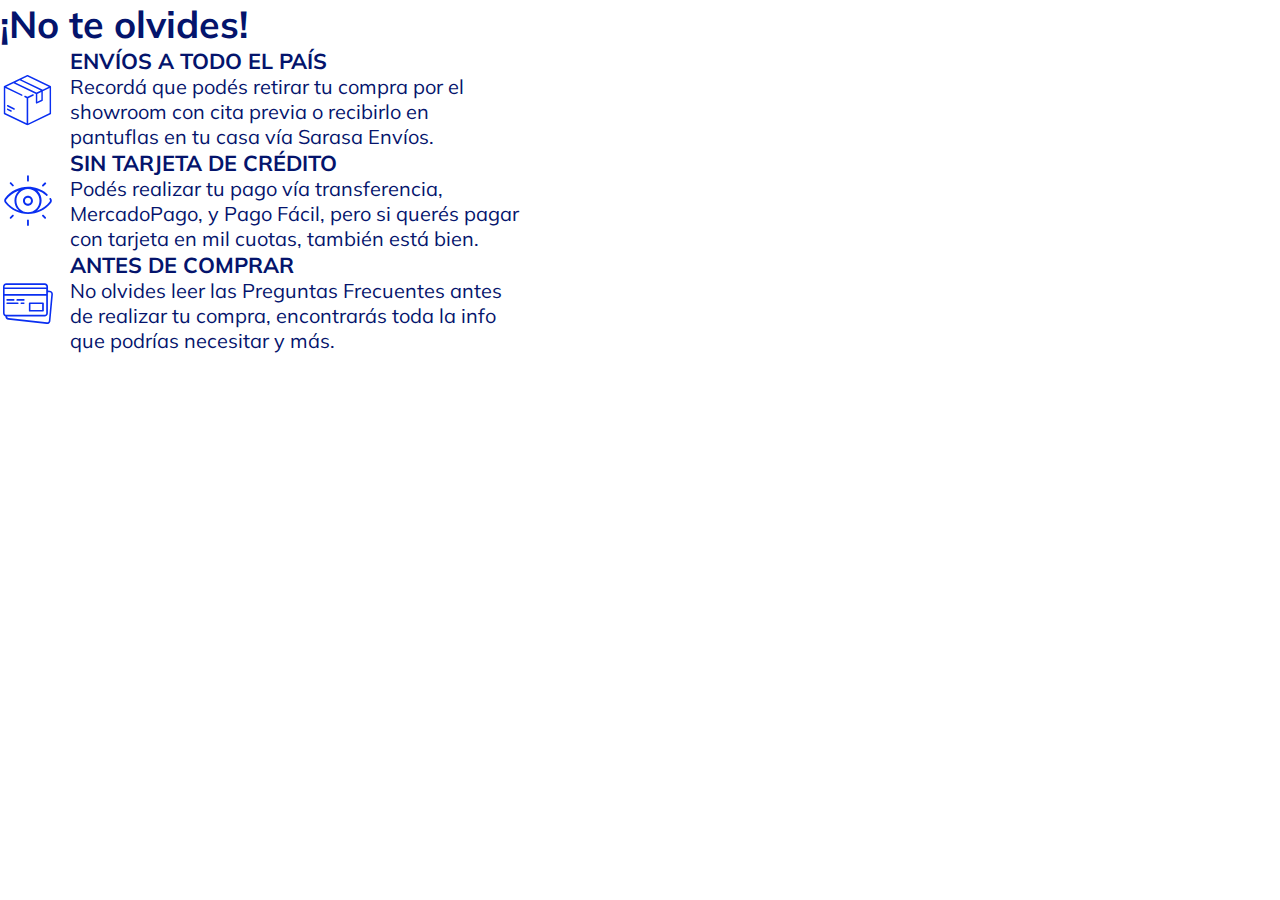
<file: DESAFÍO 1/Ejercicio 1/index.html>
<!DOCTYPE html>
<html lang="en">

<head>
    <meta charset="UTF-8">
    <meta name="viewport" content="width=device-width, initial-scale=1.0">
    <title>Desafío 1</title>
    <link rel="stylesheet" href="style.css">
</head>

<body>

    <h1 class="title-box">¡No te olvides!</h1>
    <section class="container-box">
        <div class="box">
            <img src="src/img/icono-caja-01.svg" alt="Icono de caja" >
            <div class="text-box">
                <h3>ENVÍOS A TODO EL PAÍS</h3>
                <p>Recordá que podés retirar tu compra por el showroom con cita previa o recibirlo en pantuflas en tu
                    casa vía Sarasa Envíos.</p>
            </div>
        </div>
        <div class="box">
            <img src="src/img/icono-ojo-01.svg" alt="Icono de ojo" >
            <div class="text-box">
                <h3>SIN TARJETA DE CRÉDITO
                </h3>
                <p>Podés realizar tu pago vía transferencia, MercadoPago, y Pago Fácil, pero si querés pagar con tarjeta
                    en mil cuotas, también está bien. </p>
            </div>
        </div>
        <div class="box">
            <img src="src/img/icono-tarjeta-01.svg" alt="Icono de tarjeta">
            <div class="text-box">
                <h3>ANTES DE COMPRAR
                </h3>
                <p>No olvides leer las Preguntas Frecuentes antes de realizar tu compra, encontrarás toda la info que
                    podrías necesitar y más. </p>
            </div>
        </div>
    </section>

</body>

</html>
</file>
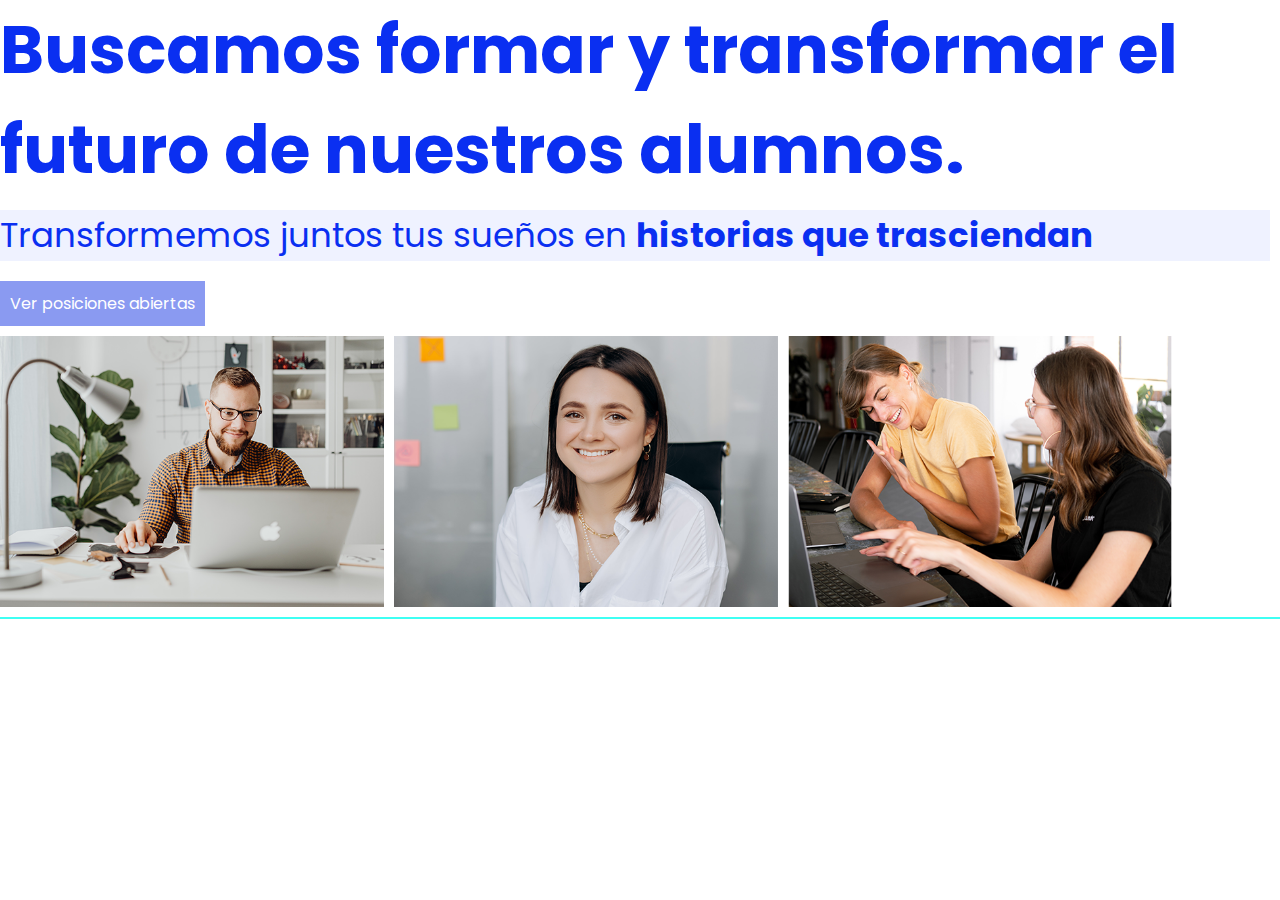
<file: DESAFÍO 1/Ejercicio 2/index.html>
<!DOCTYPE html>
<html lang="en">

<head>
    <meta charset="UTF-8">
    <meta name="viewport" content="width=device-width, initial-scale=1.0">
    <title>Desafío 2</title>
    <link rel="stylesheet" href="style.css">
</head>

<body>
    <section class="container-box">
        <h1>Buscamos formar y transformar el futuro de nuestros alumnos.</h1>
        <p>Transformemos juntos tus sueños en
            <strong> historias que trasciendan</strong>
        </p>
        <a href="#">Ver posiciones abiertas</a>
        <div class="container-img">
            <img src="src/img/M3-2-img1.png" alt="Hombre mirando una computadora">
            <img src="src/img/M3-2-img2.png" alt="Mujer mirando de frente" srcset="">
            <img src="src/img/M3-2-img3.png" alt="Dos mujeres mirando una computadora" srcset="">
        </div>
        <hr>
    </section>
</body>

</html>
</file>
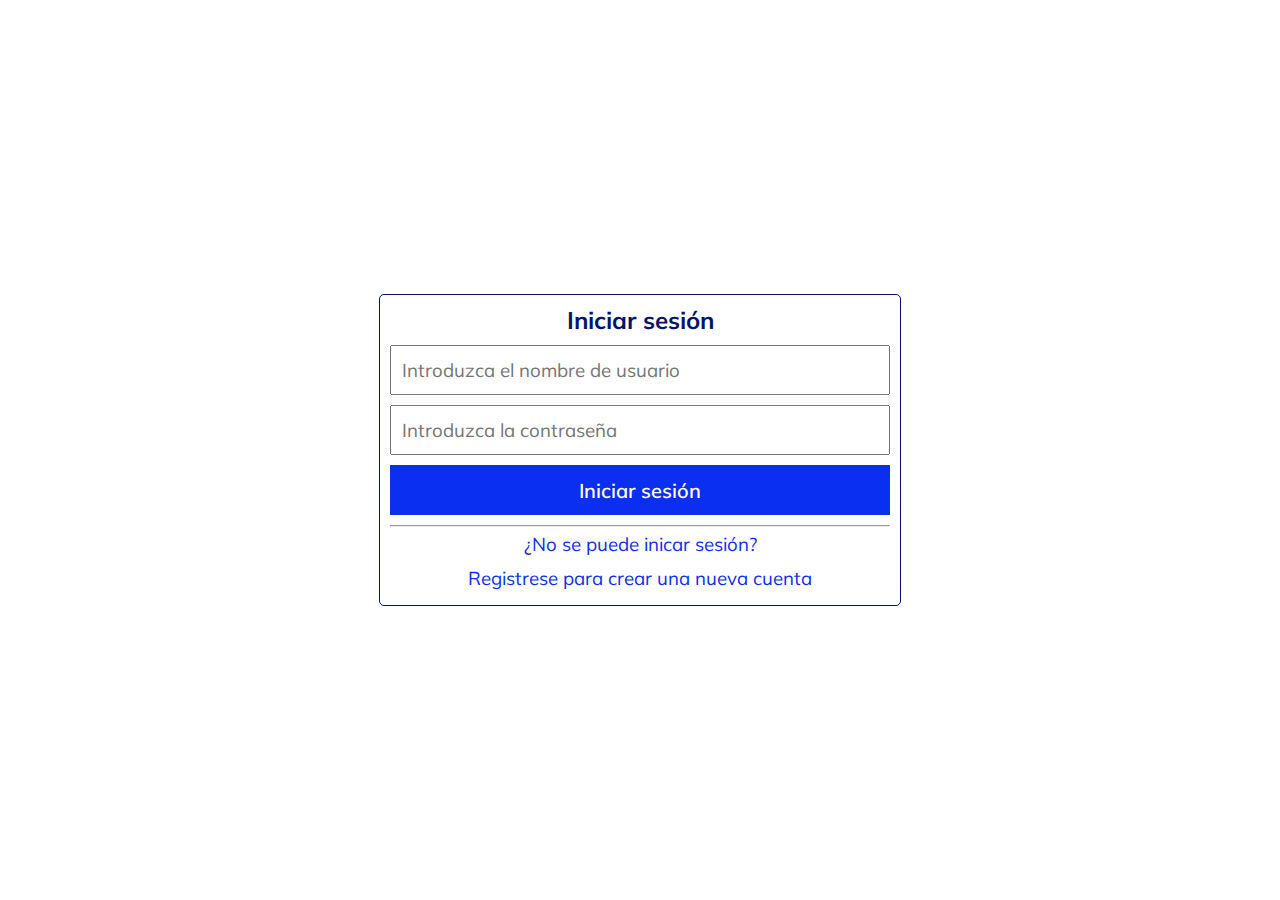
<file: DESAFÍO 1/Ejercicio 3/index.html>
<!DOCTYPE html>
<html lang="en">

<head>
    <meta charset="UTF-8">
    <meta name="viewport" content="width=device-width, initial-scale=1.0">
    <title>Desafío 3</title>
    <link rel="stylesheet" href="style.css">
</head>

<body>
    <section class="login">
        <section class="container-login">
            <h5>Iniciar sesión</h5>
            <input type="text" required placeholder="Introduzca el nombre de usuario">
            <input type="password" required placeholder="Introduzca la contraseña">
            <button class="btn-login">Iniciar sesión</button>
            <hr>
            <p>¿No se puede inicar sesión?</p>
            <p>Registrese para crear una nueva cuenta</p>

        </section>
    </section>

</body>

</html>
</file>
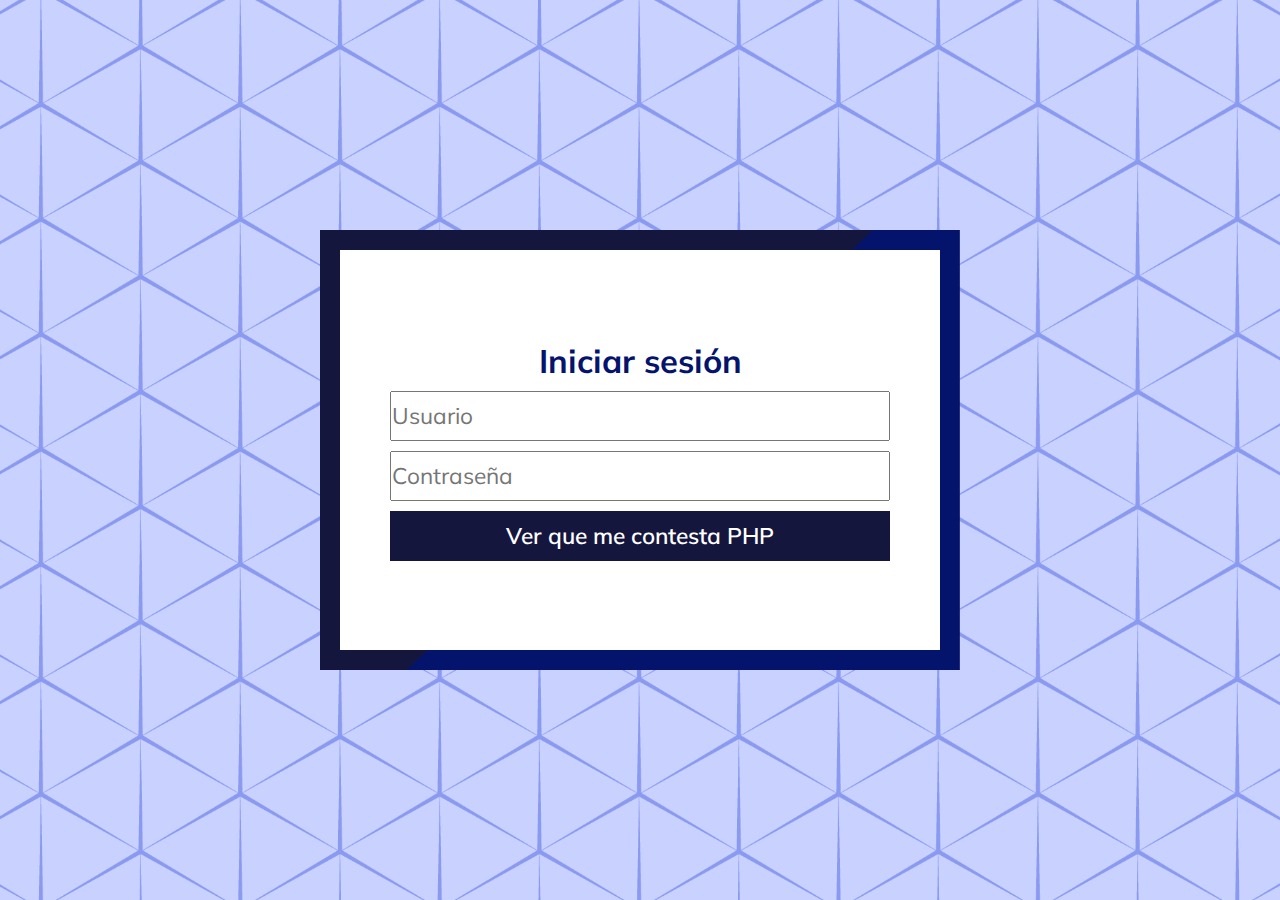
<file: DESAFÍO 2/Ejercicio 1/index.html>
<!DOCTYPE html>
<html lang="en">

<head>
    <meta charset="UTF-8">
    <meta name="viewport" content="width=device-width, initial-scale=1.0">
    <title>Desafío 1</title>
    <link rel="stylesheet" href="style.css">
</head>

<body>
    <section class="page-login">
        <section class="login-bg">
            <section class="box-form-login">
                <div class="form">
                    <h2>Iniciar sesión</h2>
                    <input type="text" placeholder="Usuario">
                    <input type="password" placeholder="Contraseña">
                    <button class="btn-login"> Ver que me contesta PHP</button>
                </div>
            </section>
        </section>
    </section>

</body>

</html>
</file>
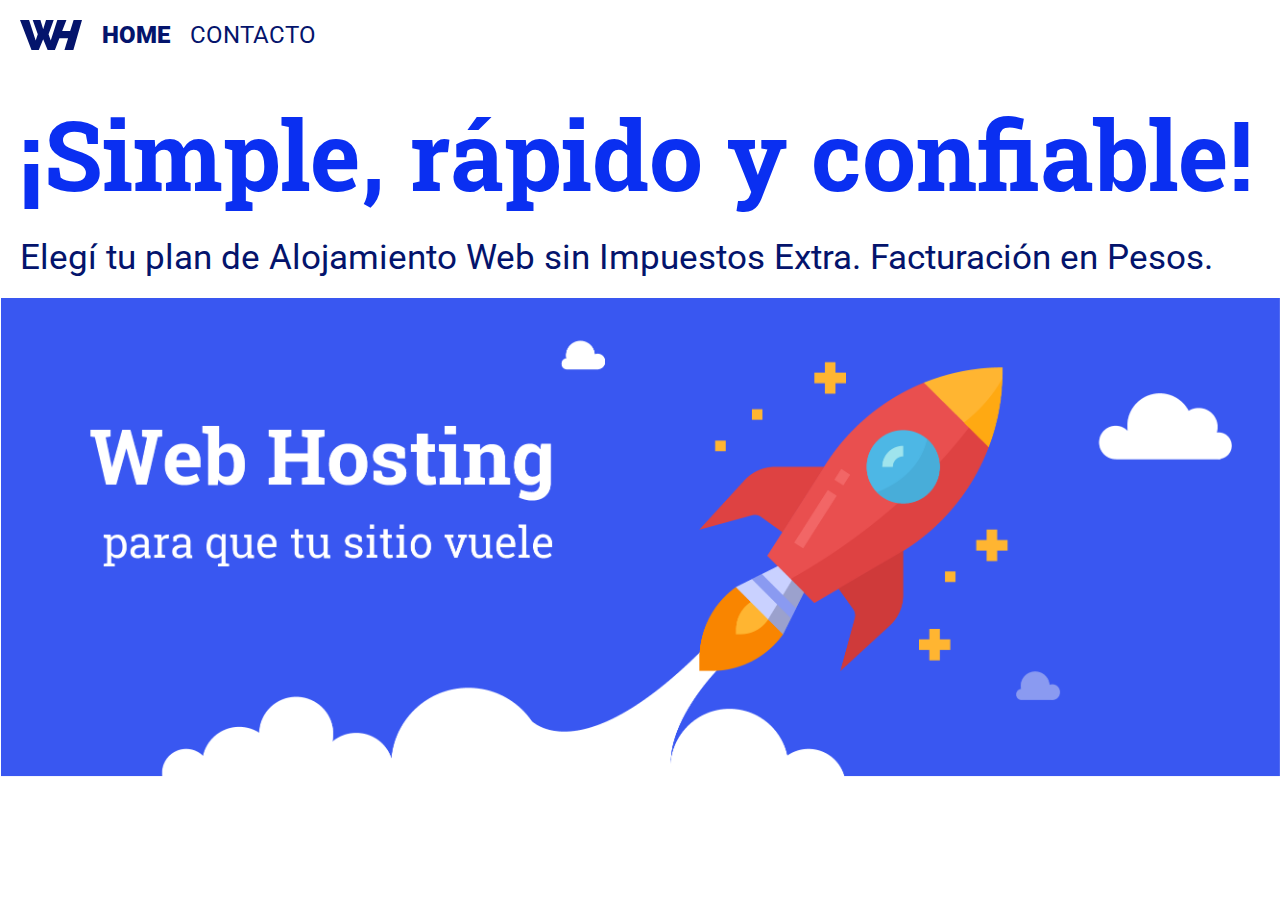
<file: DESAFÍO 3/Ejercicio 1/index.html>
<!DOCTYPE html>
<html lang="en">

<head>
    <meta charset="UTF-8">
    <meta name="viewport" content="width=device-width, initial-scale=1.0">
    <title>Laboratorio 1</title>
    <link rel="stylesheet" href="style.css">
</head>

<body>

    <nav class="nav-container">
        <img src="src/img/M5-logo-azul.svg" alt="" srcset="" width="5%">
        <ul>
            <li><a href="#" id="selected"><strong>HOME</strong></a></li>
            <li><a href="#">CONTACTO</a></li>
        </ul>
    </nav>

    <section class="container-banner">
        <div class="container-banner-text">
            <h1>¡Simple, rápido y confiable!</h1>
            <p>Elegí tu plan de Alojamiento Web sin Impuestos Extra. Facturación en Pesos.</p>
        </div>
        <div class="img-banner">
            <img src="src/img/M5-Desafío1-img.png" alt="" srcset="">
        </div>
    </section>


</body>

</html>
</file>
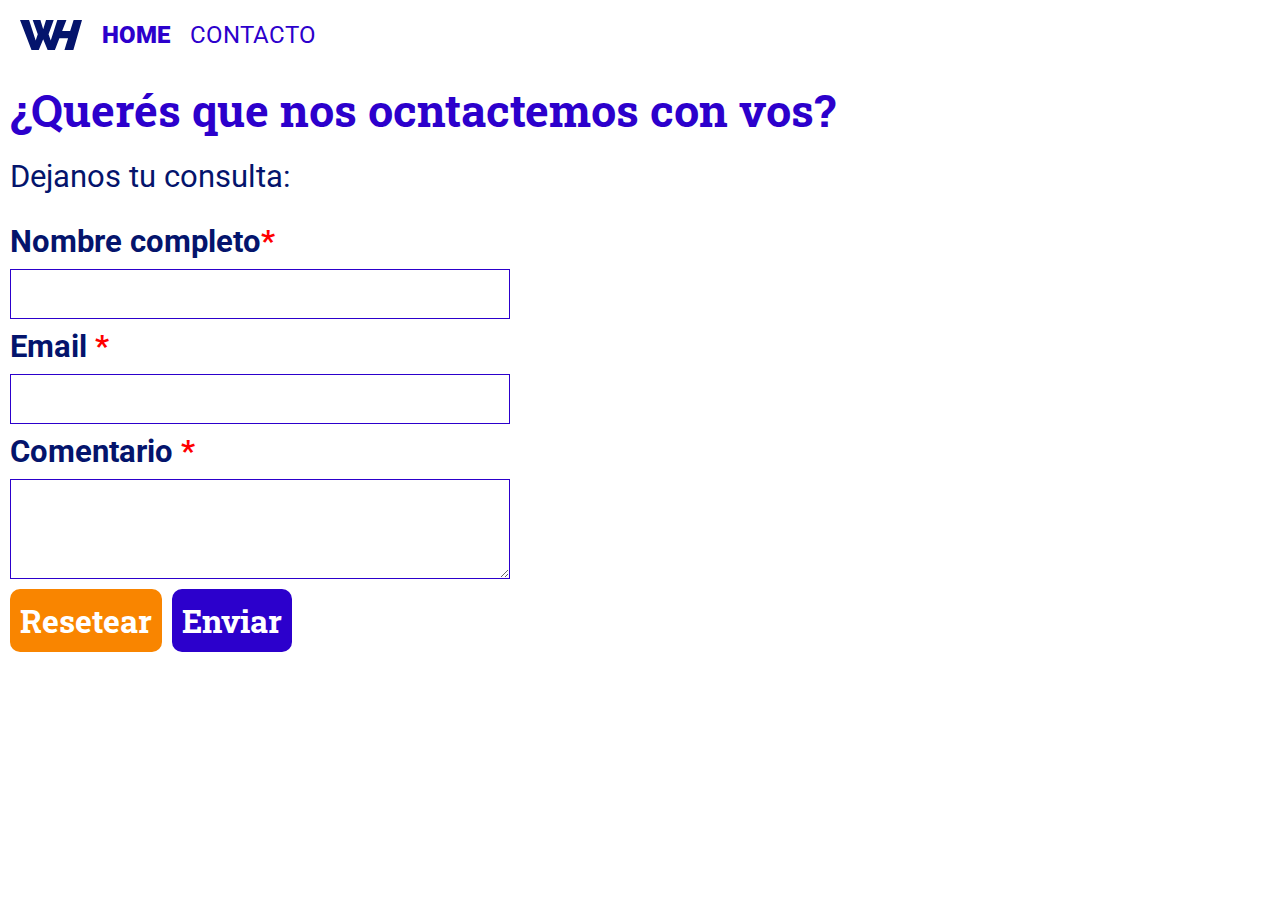
<file: DESAFÍO 3/Ejercicio 2/index.html>
<!DOCTYPE html>
<html lang="en">

<head>
    <meta charset="UTF-8">
    <meta name="viewport" content="width=device-width, initial-scale=1.0">
    <title>Contacto</title>
    <link rel="stylesheet" href="style.css">
</head>

<body>

    <section class="form-container">
        <nav class="nav-container">
            <img src="src/img/M5-logo-azul.svg" alt="" srcset="" width="5%">
            <ul>
                <li><a href="#" id="selected"><strong>HOME</strong></a></li>
                <li><a href="#">CONTACTO</a></li>
            </ul>
        </nav>

        <section class="form">
            <h5>¿Querés que nos ocntactemos con vos?</h5>
            <p>Dejanos tu consulta:</p>
            <form action="" class="form-inputs">
                <div class="box-form">
                    <label for="name">Nombre completo<stron style="color:red">*</stron></label>
                    <input type="text" name="" id="name" required>
                </div>
                <div class="box-form">
                    <label for="email">Email <stron style="color:red">*</stron></label>
                    <input type="email" id="email" required>
                </div>
                <div class="box-form">
                    <label>Comentario <stron style="color:red">*</stron></label>
                    <textarea required></textarea >
                </div>
            </form>
            <div class="container-btn">
                <button class="btn-1">Resetear </button>
                <button class="btn-2">Enviar</button>
            </div>
        </section>


    </section>

</body>

</html>
</file>
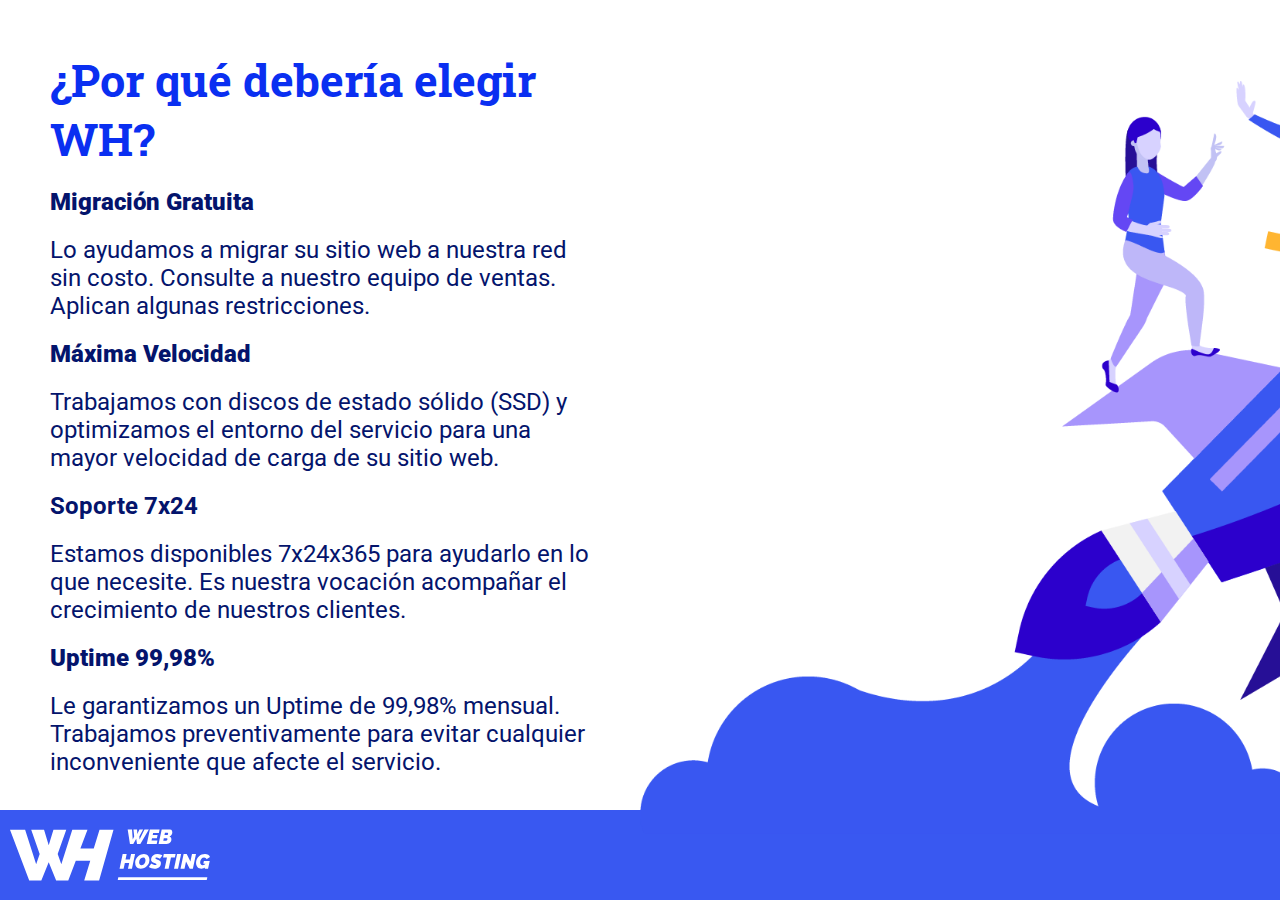
<file: DESAFÍO 3/Ejercicio 3/index.html>
<!DOCTYPE html>
<html lang="en">

<head>
    <meta charset="UTF-8">
    <meta name="viewport" content="width=device-width, initial-scale=1.0">
    <title>Document</title>
    <link rel="stylesheet" href="style.css">
</head>

<body>
    <section class="container-question">
        <section class="text-question">
            <h1>¿Por qué debería elegir WH?</h1>

            <h5><strong>Migración Gratuita</strong>
            </h5>
            <p>Lo ayudamos a migrar su sitio web a nuestra red sin costo. Consulte a nuestro equipo de ventas. Aplican
                algunas restricciones.
            </p>

            <h5><strong>Máxima Velocidad</strong>
            </h5>
            <p>Trabajamos con discos de estado sólido (SSD) y optimizamos el entorno del servicio para una mayor
                velocidad de carga de su sitio web.
            </p>

            <h5><strong></strong>Soporte 7x24</strong>
            </h5>
            <p>Estamos disponibles 7x24x365 para ayudarlo en lo que necesite. Es nuestra vocación acompañar el
                crecimiento de nuestros clientes.
            </p>

            <h5><strong>Uptime 99,98%</strong>
            </h5>
            <p>Le garantizamos un Uptime de 99,98% mensual. Trabajamos preventivamente para evitar cualquier
                inconveniente que afecte el servicio.</p>
        </section>

        <section class="container-img">
        </section>
    </section>
    <footer class="container-footer">
        <img src="src/img/M5-logo-blanco.svg" alt="" srcset="" width="200">
    </footer>

</body>

</html>
</file>
<file: DESAFÍO 1/Ejercicio 1/style.css>
@import url('https://fonts.googleapis.com/css2?family=Mulish:wght@400;700;900&display=swap');

* {
    margin: 0;
    padding: 0;
    box-sizing: border-box;
    font-family: 'Mulish', sans-serif;
}

:root {
    --black: 900;
    --bold: 700;
    --regular: 400;
    --primaryColor: #04146c;
    --secondaryColor: #04146c;
}

.title-box {
    font-family: var(--black);
    font-size: 37.48px;
    color: var(--primaryColor);
}

.box{
    display: flex;
    
}

.box img {
    width: 55px;
    margin-right: 15px;
}

.text-box h3 {
    font-family: var(--bold);
    font-size: 21.56px;
    color: var(--secondaryColor);
}

.text-box p {
    font-family: var(--regular);
    font-size: 19.97px;
    color: var(--primaryColor);
    width: 40%;
}
</file>
<file: DESAFÍO 1/Ejercicio 2/style.css>
@import url('https://fonts.googleapis.com/css2?family=Poppins:wght@400;700&display=swap');

* {
    margin: 0;
    padding: 0;
    box-sizing: border-box;
    font-family: 'Poppins', sans-serif;
}

:root {
    --bold: 700;
    --regular: 400;
    --primaryColor: #0a2ff1;
    --primaryBg: #eff2ff;
    --secondaryBg: #8a9af1;
    --lineColor: #3ffff3;
}

.container-box h1 {
    font-family: var(--bold);
    color: var(--primaryColor);
    font-size: 66.66px;
    margin-bottom: 10px;
}

.container-box p {
    margin-right: 10px;
    font-family: var(--regular);
    color: var(--primaryColor);
    font-size: 34.06px;
    background-color: var(--primaryBg);
    margin-bottom: 10px;
}

.container-box p>span {
    font-family: var(--bold);
    color: var(--primaryColor);
}

.container-box a {
    display: inline-block;
    background-color: var(--secondaryBg);
    text-decoration: none;
    color: white;
    padding: 10px;
    margin-bottom: 10px;
    margin-top: 10px;
}

.container-img img {
    width: 30%;
}

.container-img {
    display: flex;
    gap: 10px;
    margin-bottom: 10px;
}

.container-box hr {
    padding: 1px;
    border: none;
    background-color: var(--lineColor);
}
</file>
<file: DESAFÍO 1/Ejercicio 3/style.css>
@import url('https://fonts.googleapis.com/css2?family=Mulish:wght@400;600;700&display=swap');

* {
    margin: 0;
    padding: 0;
    box-sizing: border-box;
    font-family: 'Mulish', sans-serif;
}

:root {
    --bold: 700;
    --regular: 400;
    --semibold: 600;
    --primaryColor: #04146c;
    --secondaryColor: #414166;
    --tertiaryColor: #0a2ff1;
}

.login{
    margin: 0;
    height: 100vh;
    display: flex;
    justify-content: center;
    align-items: center;
}

.container-login{
    display: flex;
    flex-direction: column;
    justify-content: center;
    margin: auto;
    border: 1px solid var(--primaryColor);
    padding: 10px;
    border-radius: 5px;
}

.container-login h5{
    font-size: 24px;
    color: var(--primaryColor);
    font-weight: var(--bold);
    text-align: center;
    margin-bottom: 10px;
}

.container-login input{
    font-size: 18.66px;
    color: var(--secondaryColor);
    width: 500px;
    height: 50px;
    margin-bottom: 10px;
    padding: 10px;
    font-weight: var(--regular);
}

.btn-login{
    font-size: 20px;
    background-color: var(--tertiaryColor);
    border: none;
    color: white;
    width: 500px;
    height: 50px;
    margin-bottom: 10px;
    padding: 10px;
    font-weight: var(--semibold);
}

.container-login p{
    text-align: center;
    margin: 5px;
    font-size: 18.66px;
    color: var(--tertiaryColor);
    font-weight: var(--regular);
}
</file>
<file: DESAFÍO 2/Ejercicio 1/style.css>
@import url('https://fonts.googleapis.com/css2?family=Mulish:wght@400;600;700&display=swap');

* {
    margin: 0;
    padding: 0;
    box-sizing: border-box;
    font-family: 'Mulish', sans-serif;
}

:root {
    --bold: 700;
    --regular: 400;
    --semibold: 600;
    --primaryColor: #04146c;
    --secondaryColor: #414166;
    --backgroundColor: #15163d;
}

.page-login {
    margin: 0;
    height: 100vh;
    display: flex;
    justify-content: center;
    align-items: center;
    background-image: url("src/img/M4-desafio1-fondo.png");
    background-position: center;
    background-repeat: no-repeat;
    background-size: cover;
}

.login-bg {
    padding: 20px;
    background-image: url("src/img/M4-desafio1-fondo-form.png");
    background-position: center;
    background-repeat: no-repeat;
    background-size: cover;
}

.box-form-login {
    background-color: white;
    width: 600px;
    height: 400px;
    display: flex;
    flex-direction: column;
    justify-content: center;
    align-items: center;
}

.form {
    display: flex;
    flex-direction: column;
    gap: 10px;
    width: 500px;
}

.form h2 {
    font-weight: var(--bold);
    color: var(--primaryColor);
    font-size: 32.64px;
    text-align: center;
}

.form input,
button {
    height: 50px;
}

.form input {
    font-weight: var(--regular);
    color: var(--secondaryColor);
    font-size: 22.66px;
}

.form button {
    font-weight: var(--semibold);
    background-color: var(--backgroundColor);
    border: none;
    color: white;
    font-size: 22.66px;
}
</file>
<file: DESAFÍO 3/Ejercicio 1/style.css>
@import url('https://fonts.googleapis.com/css2?family=Roboto+Slab:wght@700&family=Roboto:wght@400;700&display=swap');

* {
    margin: 0;
    padding: 0;
    box-sizing: border-box;
}


:root {
    --bold:700;
    --regular:400;
    --primaryColor:#04146c;
    --secondaryColor:#0a2ff1;
}

.nav-container{
    padding: 20px;
    display: flex;
    align-items: center;
}

.nav-container ul{
    margin-left: 20px;
    display: flex;
    gap: 20px;
    text-decoration: none;
    list-style: none;
}

.nav-container a{
    font-family: 'Roboto', sans-serif;
    font-size: 24px;
    font-weight: var(--regular);
    text-decoration: none;
    text-transform: none;
    color: var(--primaryColor);
}

#selected{
    font-weight: var(--bold);
}

.container-banner-text{
    padding: 20px;
}

.container-banner-text h1{
    font-family: 'Roboto Slab', serif;
    font-size: 96px;
    font-weight: var(--bold);
    color: var(--secondaryColor);
    margin-bottom: 20px;
}

.container-banner-text p{
    font-family: 'Roboto', sans-serif;
    font-size: 34.66px;
    font-weight: var(--regular);
    color: var(--primaryColor);
    text-decoration: none;
    text-transform: none;
}

.img-banner img{
    width: 100%;
    height: 10%vh;
}
</file>
<file: DESAFÍO 3/Ejercicio 2/style.css>
@import url('https://fonts.googleapis.com/css2?family=Roboto+Slab:wght@700&family=Roboto:wght@400;700&display=swap');

* {
    margin: 0;
    padding: 0;
    box-sizing: border-box;
}

:root {
    --bold: 700;
    --regular: 400;
    --primaryColor: #2c00cc;
    --secondaryColor: #04146c;
}

/*
font-family: 'Roboto', sans-serif;
font-family: 'Roboto Slab', serif;
*/

.nav-container{
    padding: 20px;
    display: flex;
    align-items: center;
}

.nav-container ul{
    margin-left: 20px;
    display: flex;
    gap: 20px;
    text-decoration: none;
    list-style: none;
}

.nav-container a{
    font-family: 'Roboto', sans-serif;
    font-size: 24px;
    font-weight: var(--regular);
    text-decoration: none;
    text-transform: none;
    color: var(--primaryColor);
}

#selected{
    font-weight: var(--bold);
}

.form{
    padding: 10px;
}

.form h5{
    font-family: 'Roboto Slab', serif;
    font-size: 45.33px;
    font-weight: var(--bold);
    color: var(--primaryColor);
    margin-bottom: 20px;
}

.form p{
    font-family: 'Roboto', sans-serif;
    font-size: 30.66px;
    font-weight: var(--regular);
    color: var(--secondaryColor);
    margin-bottom: 20px;
}

.box-form{
    display: flex;
    flex-direction: column;
}

.box-form label{
    margin-top: 10px;
    margin-bottom: 10px;
    font-family: 'Roboto', sans-serif;
    font-size: 30.66px;
    font-weight: var(--bold);
    color: var(--secondaryColor);
}

.box-form input{
    width: 500px;
    height: 50px;
    border: 1px solid var(--primaryColor);
}

.box-form textarea{
    width: 500px;
    height: 100px;
    border: 1px solid var(--primaryColor);
}

.container-btn{
    display: flex;
    gap: 10px;
    margin-top: 10px;
}

.btn-1{
    padding: 10px;
    background-color: #f98500;
    border: none;
    font-family: 'Roboto Slab', serif;
    color: white;
    font-weight: var(--bold);
    font-size: 32px;
    border-radius: 10px;
}

.btn-2{
    padding: 10px;
    background-color: #2c00cc;
    border: none;
    font-family: 'Roboto Slab', serif;
    color: white;
    font-weight: var(--bold);
    font-size: 32px;
    border-radius: 10px;
}
</file>
<file: DESAFÍO 3/Ejercicio 3/style.css>
@import url('https://fonts.googleapis.com/css2?family=Roboto+Slab:wght@700&family=Roboto:wght@400;700&display=swap');

* {
    margin: 0;
    padding: 0;
    box-sizing: border-box;
}

:root {
    --bold: 700;
    --regular: 400;
    --primaryColor: #0a2ff1;
    --secondaryColor: #04146c;
}


.container-question{
    display: grid;
    grid-template-columns: repeat(2,1fr);
    height: 90vh;
}

.text-question{
    padding: 50px;
}
.text-question h1{
    font-family: 'Roboto Slab', serif;
    font-size: 45.33px;
    font-weight: var(--bold);
    color: var(--primaryColor);
    margin-bottom: 20px;
}

.text-question h5{
    font-family: 'Roboto', sans-serif;
    font-size: 24px;
    font-weight: var(--bold);
    color: var(--secondaryColor);
    margin-bottom: 20px;
}


.text-question p{
    font-family: 'Roboto', sans-serif;
    font-size: 24px;
    font-weight: var(--regular);
    color: var(--secondaryColor);
    margin-bottom: 20px;
}

.container-img{
    background-image: url("src/img/M5-Desafio3-img.png");
    background-size: cover;
    height: 100vh;
    background-position: c;
}

.container-footer{
    display: flex;
    height: 10vh;
    padding: 10px;
    background-color: #3958f1;
}

.container-footer img{
    display: flex;
    justify-content: end;
}
</file>
